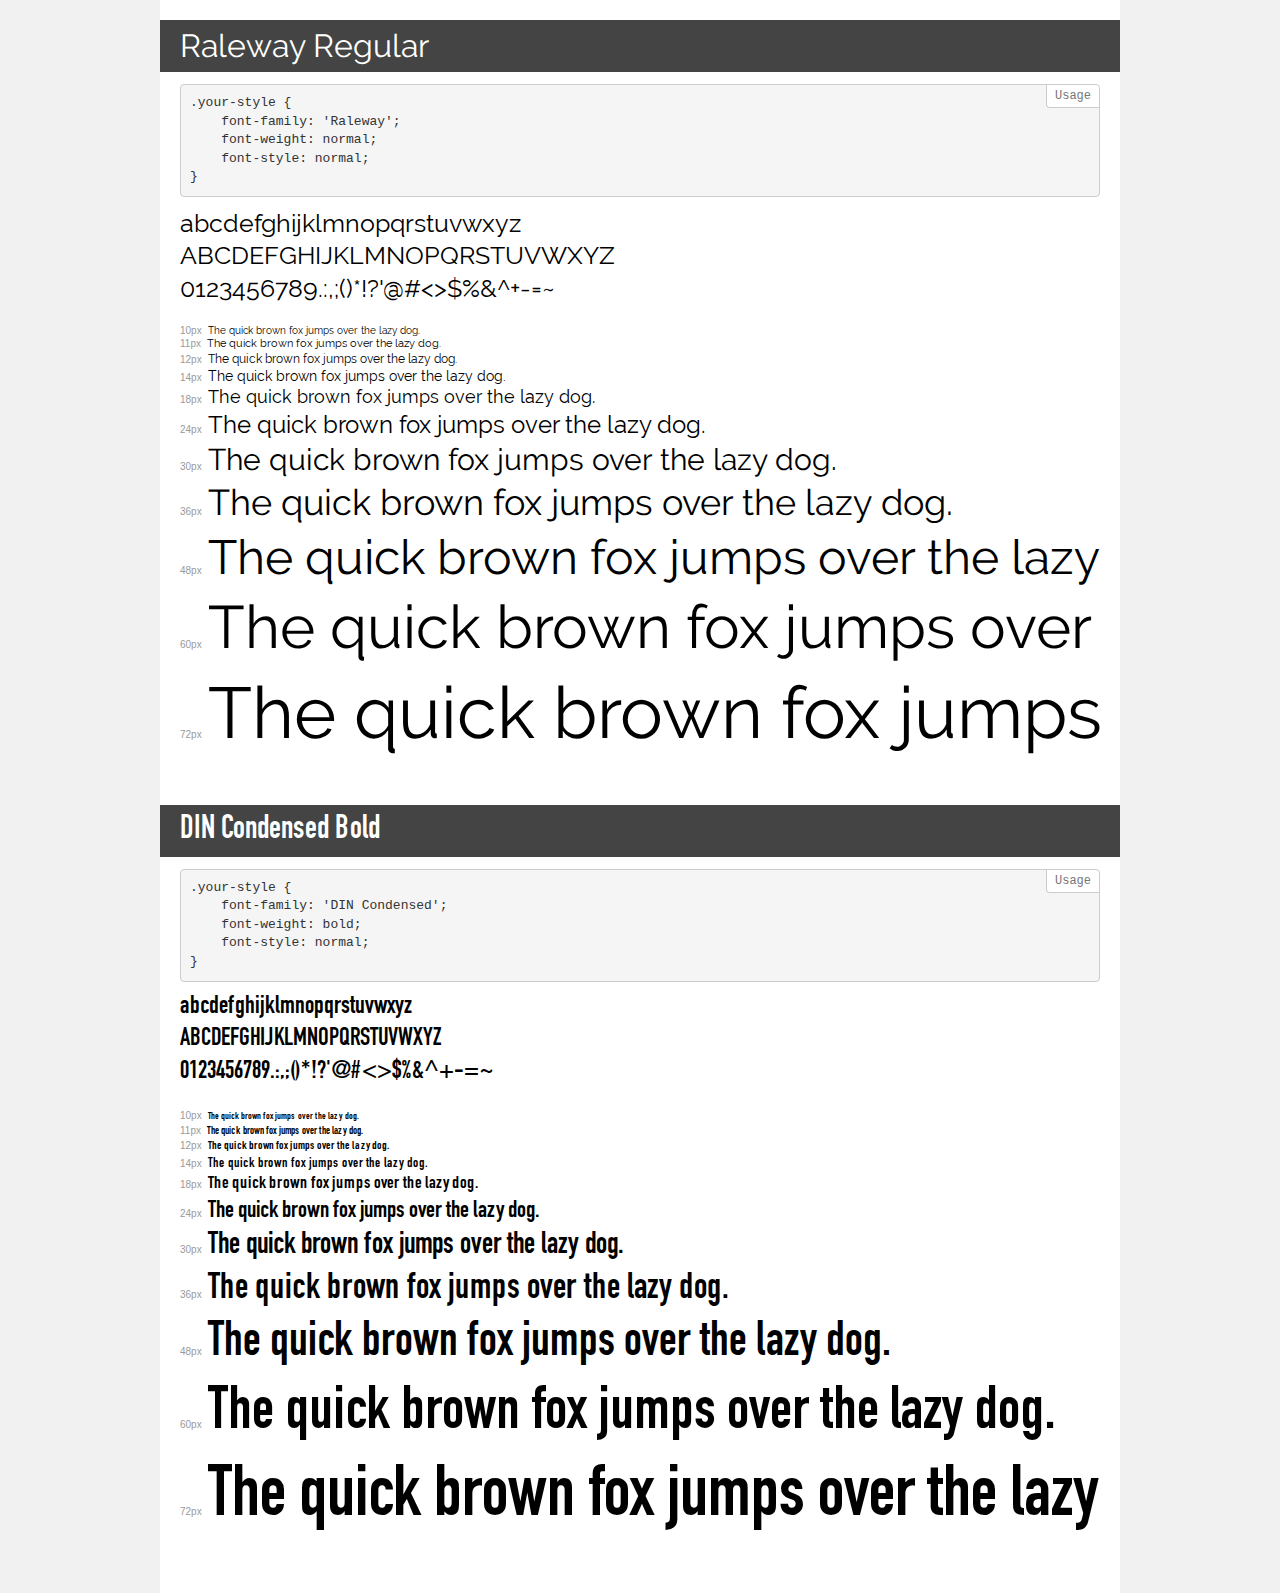
<file: fonts/demo.html>
<!DOCTYPE html>
<html>
<head>
    <meta charset="utf-8">
    <meta http-equiv="X-UA-Compatible" content="IE=edge">
    <meta name="viewport" content="width=device-width, initial-scale=1">
    <meta name="robots" content="noindex, noarchive">
    <meta name="format-detection" content="telephone=no">
    <title>Transfonter demo</title>
    <link href="stylesheet.css" rel="stylesheet">
    <style>
        /*
        http://meyerweb.com/eric/tools/css/reset/
        v2.0 | 20110126
        License: none (public domain)
        */
        html, body, div, span, applet, object, iframe,
        h1, h2, h3, h4, h5, h6, p, blockquote, pre,
        a, abbr, acronym, address, big, cite, code,
        del, dfn, em, img, ins, kbd, q, s, samp,
        small, strike, strong, sub, sup, tt, var,
        b, u, i, center,
        dl, dt, dd, ol, ul, li,
        fieldset, form, label, legend,
        table, caption, tbody, tfoot, thead, tr, th, td,
        article, aside, canvas, details, embed,
        figure, figcaption, footer, header, hgroup,
        menu, nav, output, ruby, section, summary,
        time, mark, audio, video {
            margin: 0;
            padding: 0;
            border: 0;
            font-size: 100%;
            font: inherit;
            vertical-align: baseline;
        }
        /* HTML5 display-role reset for older browsers */
        article, aside, details, figcaption, figure,
        footer, header, hgroup, menu, nav, section {
            display: block;
        }
        body {
            line-height: 1;
        }
        ol, ul {
            list-style: none;
        }
        blockquote, q {
            quotes: none;
        }
        blockquote:before, blockquote:after,
        q:before, q:after {
            content: '';
            content: none;
        }
        table {
            border-collapse: collapse;
            border-spacing: 0;
        }
        /* common styles */
        body {
            background: #f1f1f1;
            color: #000;
        }
        .page {
            background: #fff;
            width: 920px;
            margin: 0 auto;
            padding: 20px 20px 0 20px;
            overflow: hidden;
        }
        .font-container {
            overflow-x: auto;
            overflow-y: hidden;
            margin-bottom: 40px;
            line-height: 1.3;
            white-space: nowrap;
            padding-bottom: 5px;
        }
        h1 {
            position: relative;
            background: #444;
            font-size: 32px;
            color: #fff;
            padding: 10px 20px;
            margin: 0 -20px 12px -20px;
        }
        .letters {
            font-size: 25px;
            margin-bottom: 20px;
        }
        .s10:before {
            content: '10px';
        }
        .s11:before {
            content: '11px';
        }
        .s12:before {
            content: '12px';
        }
        .s14:before {
            content: '14px';
        }
        .s18:before {
            content: '18px';
        }
        .s24:before {
            content: '24px';
        }
        .s30:before {
            content: '30px';
        }
        .s36:before {
            content: '36px';
        }
        .s48:before {
            content: '48px';
        }
        .s60:before {
            content: '60px';
        }
        .s72:before {
            content: '72px';
        }
        .s10:before, .s11:before, .s12:before, .s14:before,
        .s18:before, .s24:before, .s30:before, .s36:before,
        .s48:before, .s60:before, .s72:before {
            font-family: Arial, sans-serif;
            font-size: 10px;
            font-weight: normal;
            font-style: normal;
            color: #999;
            padding-right: 6px;
        }
        pre {
            display: block;
            position: relative;
            padding: 9px;
            margin: 0 0 10px;
            font-family: Monaco, Menlo, Consolas, "Courier New", monospace !important;
            font-size: 13px;
            line-height: 1.428571429;
            color: #333;
            font-weight: normal !important;
            font-style: normal !important;
            background-color: #f5f5f5;
            border: 1px solid #ccc;
            overflow-x: auto;
            border-radius: 4px;
        }
        pre:after {
            display: block;
            position: absolute;
            right: 0;
            top: 0;
            content: 'Usage';
            line-height: 1;
            padding: 5px 8px;
            font-size: 12px;
            color: #767676;
            background-color: #fff;
            border: 1px solid #ccc;
            border-right: none;
            border-top: none;
            border-radius: 0 4px 0 4px;
            z-index: 10;
        }
        /* responsive */
        @media (max-width: 959px) {
            .page {
                width: auto;
                margin: 0;
            }
        }
    </style>
</head>
<body>
<div class="page">
    <div class="demo" style="font-family: 'Raleway'; font-weight: normal; font-style: normal;">
        <h1>Raleway Regular</h1>
        <pre>.your-style {
    font-family: 'Raleway';
    font-weight: normal;
    font-style: normal;
}</pre>
        <div class="font-container">
            <p class="letters">
                abcdefghijklmnopqrstuvwxyz<br>
ABCDEFGHIJKLMNOPQRSTUVWXYZ<br>
                0123456789.:,;()*!?'@#<>$%&^+-=~
            </p>
            <p class="s10" style="font-size: 10px;">The quick brown fox jumps over the lazy dog.</p>
            <p class="s11" style="font-size: 11px;">The quick brown fox jumps over the lazy dog.</p>
            <p class="s12" style="font-size: 12px;">The quick brown fox jumps over the lazy dog.</p>
            <p class="s14" style="font-size: 14px;">The quick brown fox jumps over the lazy dog.</p>
            <p class="s18" style="font-size: 18px;">The quick brown fox jumps over the lazy dog.</p>
            <p class="s24" style="font-size: 24px;">The quick brown fox jumps over the lazy dog.</p>
            <p class="s30" style="font-size: 30px;">The quick brown fox jumps over the lazy dog.</p>
            <p class="s36" style="font-size: 36px;">The quick brown fox jumps over the lazy dog.</p>
            <p class="s48" style="font-size: 48px;">The quick brown fox jumps over the lazy dog.</p>
            <p class="s60" style="font-size: 60px;">The quick brown fox jumps over the lazy dog.</p>
            <p class="s72" style="font-size: 72px;">The quick brown fox jumps over the lazy dog.</p>
        </div>
    </div>
    <div class="demo" style="font-family: 'DIN Condensed'; font-weight: bold; font-style: normal;">
        <h1>DIN Condensed Bold</h1>
        <pre>.your-style {
    font-family: 'DIN Condensed';
    font-weight: bold;
    font-style: normal;
}</pre>
        <div class="font-container">
            <p class="letters">
                abcdefghijklmnopqrstuvwxyz<br>
ABCDEFGHIJKLMNOPQRSTUVWXYZ<br>
                0123456789.:,;()*!?'@#<>$%&^+-=~
            </p>
            <p class="s10" style="font-size: 10px;">The quick brown fox jumps over the lazy dog.</p>
            <p class="s11" style="font-size: 11px;">The quick brown fox jumps over the lazy dog.</p>
            <p class="s12" style="font-size: 12px;">The quick brown fox jumps over the lazy dog.</p>
            <p class="s14" style="font-size: 14px;">The quick brown fox jumps over the lazy dog.</p>
            <p class="s18" style="font-size: 18px;">The quick brown fox jumps over the lazy dog.</p>
            <p class="s24" style="font-size: 24px;">The quick brown fox jumps over the lazy dog.</p>
            <p class="s30" style="font-size: 30px;">The quick brown fox jumps over the lazy dog.</p>
            <p class="s36" style="font-size: 36px;">The quick brown fox jumps over the lazy dog.</p>
            <p class="s48" style="font-size: 48px;">The quick brown fox jumps over the lazy dog.</p>
            <p class="s60" style="font-size: 60px;">The quick brown fox jumps over the lazy dog.</p>
            <p class="s72" style="font-size: 72px;">The quick brown fox jumps over the lazy dog.</p>
        </div>
    </div>
</div>
</body>
</html>
</file>
<file: fonts/stylesheet.css>
@font-face {
    font-family: 'Raleway';
    src: url('Raleway-Regular.woff2') format('woff2'),
        url('Raleway-Regular.woff') format('woff');
    font-weight: normal;
    font-style: normal;
}

@font-face {
    font-family: 'DIN Condensed';
    src: url('DINCondensed-Bold.woff2') format('woff2'),
        url('DINCondensed-Bold.woff') format('woff');
    font-weight: bold;
    font-style: normal;
}
</file>
